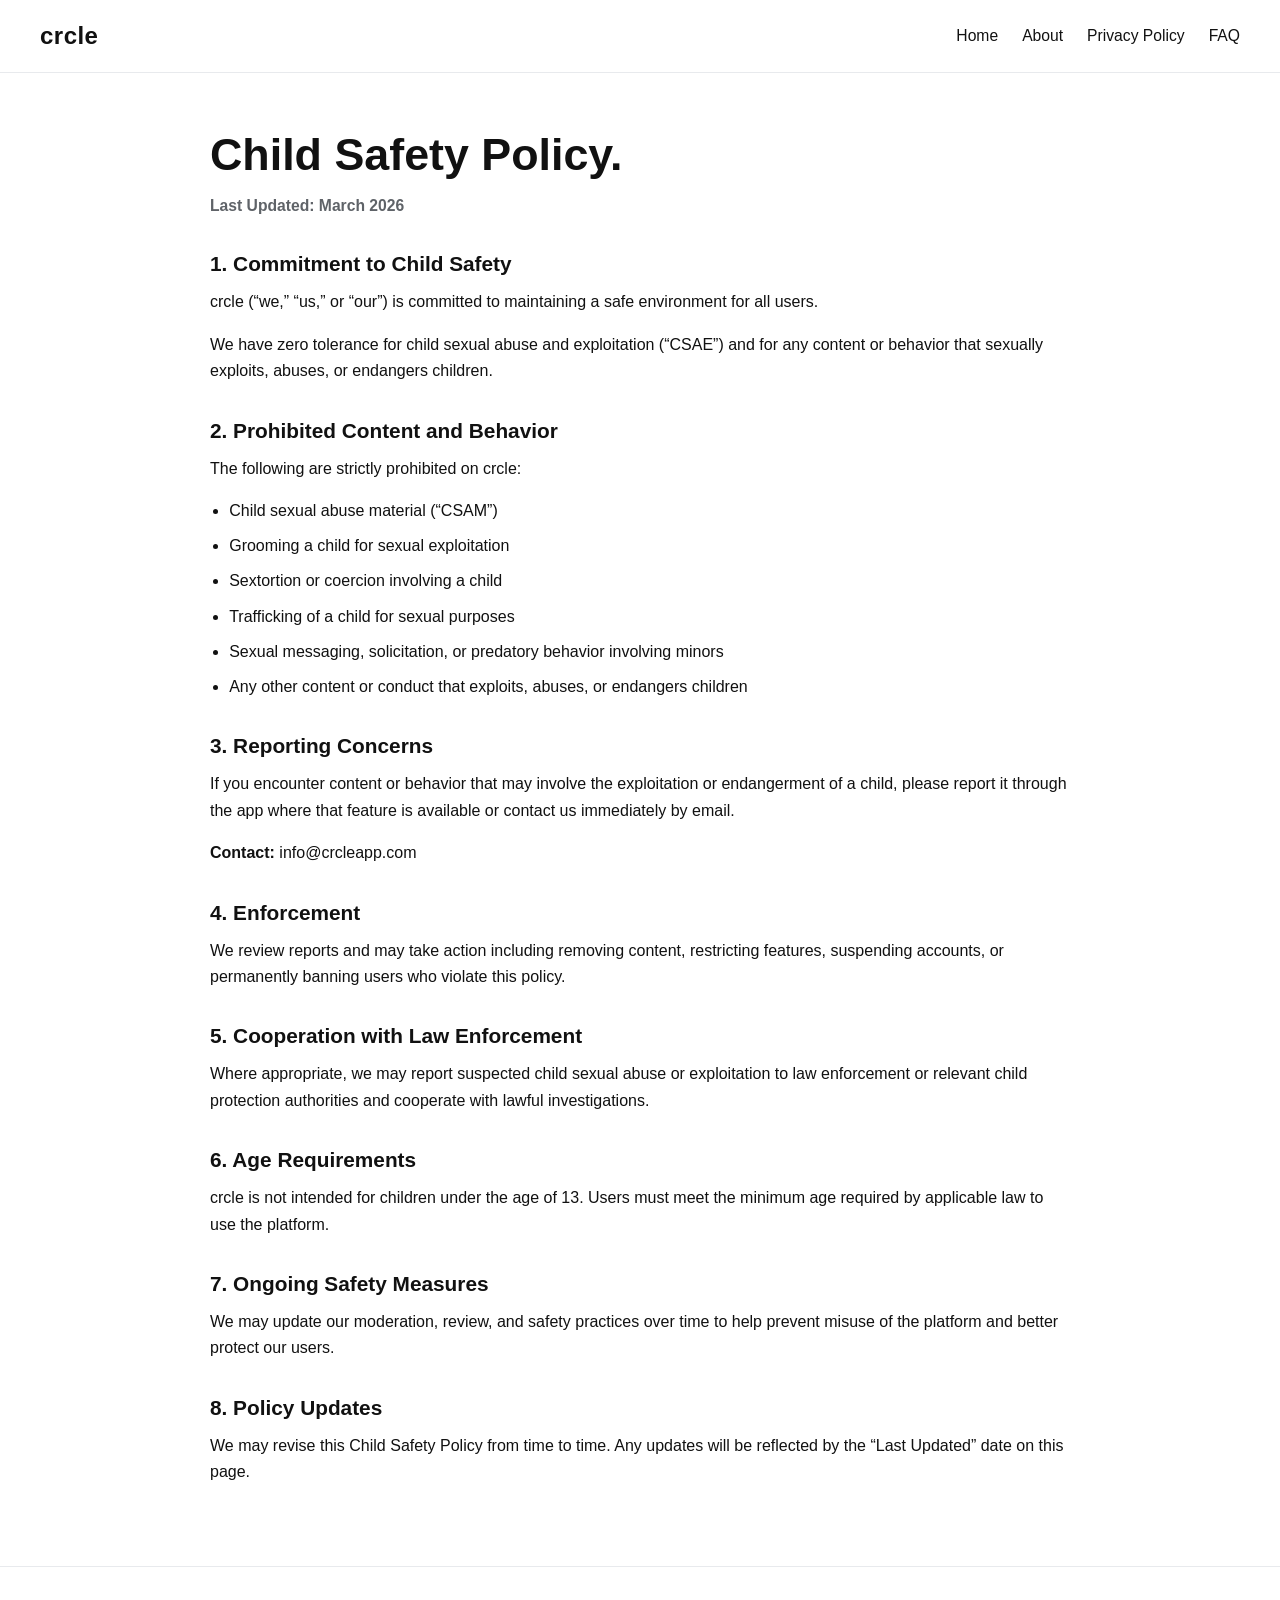
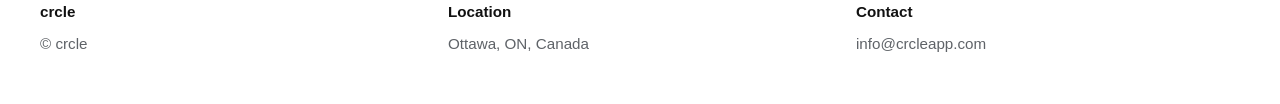
<file: docs/safety.html>
<!DOCTYPE html>
<html lang="en-CA">
<head>
  <meta charset="UTF-8">
  <meta http-equiv="X-UA-Compatible" content="IE=edge">
  <meta name="viewport" content="width=device-width, initial-scale=1.0">
  <title>Child Safety Policy — crcle</title>
  <meta name="description" content="crcle Child Safety Policy and standards against child sexual abuse and exploitation.">
  <link rel="canonical" href="https://assynt86.github.io/CircleApp/safety.html">
  <meta property="og:site_name" content="crcle">
  <meta property="og:title" content="Child Safety Policy — crcle">
  <meta property="og:description" content="crcle Child Safety Policy and standards against child sexual abuse and exploitation.">
  <meta property="og:url" content="https://assynt86.github.io/CircleApp/safety.html">
  <meta property="og:type" content="website">
  <meta name="twitter:card" content="summary">
  <meta name="twitter:title" content="Child Safety Policy — crcle">
  <meta name="twitter:description" content="crcle Child Safety Policy and standards against child sexual abuse and exploitation.">
  <meta name="twitter:url" content="https://assynt86.github.io/CircleApp/safety.html">
  <style>
    :root {
      --bg: #ffffff;
      --surface: #ffffff;
      --text: #111111;
      --muted: #5f6368;
      --border: #e8eaed;
      --link: #111111;
      --max-width: 860px;
    }

    * { box-sizing: border-box; }

    html { scroll-behavior: smooth; }

    body {
      margin: 0;
      font-family: Arial, Helvetica, sans-serif;
      color: var(--text);
      background: var(--bg);
      line-height: 1.65;
    }

    a {
      color: var(--link);
      text-decoration: none;
    }

    a:hover {
      text-decoration: underline;
    }

    .site-header {
      position: sticky;
      top: 0;
      z-index: 10;
      background: rgba(255, 255, 255, 0.96);
      border-bottom: 1px solid var(--border);
      backdrop-filter: blur(10px);
    }

    .header-inner,
    .content-wrap,
    .footer-inner {
      width: min(calc(100% - 2rem), 1200px);
      margin: 0 auto;
    }

    .header-inner {
      display: flex;
      align-items: center;
      justify-content: space-between;
      gap: 1rem;
      min-height: 72px;
    }

    .brand {
      font-size: 1.5rem;
      font-weight: 700;
      letter-spacing: 0.02em;
    }

    .nav {
      display: flex;
      align-items: center;
      gap: 1.5rem;
      font-size: 0.98rem;
      flex-wrap: wrap;
      justify-content: flex-end;
    }

    main {
      padding: 3.5rem 0 4rem;
    }

    .policy-card {
      width: min(calc(100% - 2rem), var(--max-width));
      margin: 0 auto;
      background: var(--surface);
    }

    h1 {
      font-size: clamp(2rem, 4vw, 2.8rem);
      line-height: 1.15;
      margin: 0 0 0.75rem;
      font-weight: 700;
    }

    h2 {
      font-size: 1.3rem;
      line-height: 1.3;
      margin: 2rem 0 0.75rem;
      font-weight: 700;
    }

    p,
    li {
      font-size: 1rem;
      color: var(--text);
    }

    p { margin: 0 0 1rem; }

    ul {
      margin: 0 0 1rem 1.2rem;
      padding: 0;
    }

    li { margin: 0 0 0.55rem; }

    .eyebrow {
      color: var(--muted);
      font-size: 0.98rem;
      margin-bottom: 2rem;
    }

    .footer {
      border-top: 1px solid var(--border);
      padding: 2rem 0 3rem;
      background: #fff;
    }

    .footer-inner {
      display: grid;
      grid-template-columns: repeat(3, minmax(0, 1fr));
      gap: 1.5rem;
      align-items: start;
    }

    .footer-title {
      font-size: 0.95rem;
      font-weight: 700;
      margin-bottom: 0.45rem;
    }

    .footer-copy,
    .footer-copy a {
      color: var(--muted);
      font-size: 0.95rem;
    }

    .skip-link {
      position: absolute;
      left: -9999px;
      top: auto;
    }

    .skip-link:focus {
      left: 1rem;
      top: 1rem;
      background: #fff;
      border: 1px solid var(--border);
      padding: 0.5rem 0.75rem;
      z-index: 100;
    }

    @media (max-width: 720px) {
      .header-inner {
        min-height: 88px;
        align-items: flex-start;
        padding: 1rem 0;
        flex-direction: column;
      }

      .nav {
        gap: 1rem;
        justify-content: flex-start;
      }

      main {
        padding-top: 2.5rem;
      }

      .footer-inner {
        grid-template-columns: 1fr;
      }
    }
  </style>
</head>
<body>
  <a class="skip-link" href="#main-content">Skip to content</a>

  <header class="site-header">
    <div class="header-inner">
      <a class="brand" href="./index.html" aria-label="crcle home">crcle</a>
      <nav class="nav" aria-label="Primary">
        <a href="./index.html">Home</a>
        <a href="./about.html">About</a>
        <a href="./privacy.html">Privacy Policy</a>
        <a href="./faq.html">FAQ</a>
      </nav>
    </div>
  </header>

  <main id="main-content">
    <div class="policy-card">
      <h1>Child Safety Policy.</h1>
      <p class="eyebrow"><strong>Last Updated: March 2026</strong></p>

      <h2>1. Commitment to Child Safety</h2>
      <p>crcle (“we,” “us,” or “our”) is committed to maintaining a safe environment for all users.</p>
      <p>We have zero tolerance for child sexual abuse and exploitation (“CSAE”) and for any content or behavior that sexually exploits, abuses, or endangers children.</p>

      <h2>2. Prohibited Content and Behavior</h2>
      <p>The following are strictly prohibited on crcle:</p>
      <ul>
        <li>Child sexual abuse material (“CSAM”)</li>
        <li>Grooming a child for sexual exploitation</li>
        <li>Sextortion or coercion involving a child</li>
        <li>Trafficking of a child for sexual purposes</li>
        <li>Sexual messaging, solicitation, or predatory behavior involving minors</li>
        <li>Any other content or conduct that exploits, abuses, or endangers children</li>
      </ul>

      <h2>3. Reporting Concerns</h2>
      <p>If you encounter content or behavior that may involve the exploitation or endangerment of a child, please report it through the app where that feature is available or contact us immediately by email.</p>
      <p><strong>Contact:</strong> <a href="mailto:info@crcleapp.com">info@crcleapp.com</a></p>

      <h2>4. Enforcement</h2>
      <p>We review reports and may take action including removing content, restricting features, suspending accounts, or permanently banning users who violate this policy.</p>

      <h2>5. Cooperation with Law Enforcement</h2>
      <p>Where appropriate, we may report suspected child sexual abuse or exploitation to law enforcement or relevant child protection authorities and cooperate with lawful investigations.</p>

      <h2>6. Age Requirements</h2>
      <p>crcle is not intended for children under the age of 13. Users must meet the minimum age required by applicable law to use the platform.</p>

      <h2>7. Ongoing Safety Measures</h2>
      <p>We may update our moderation, review, and safety practices over time to help prevent misuse of the platform and better protect our users.</p>

      <h2>8. Policy Updates</h2>
      <p>We may revise this Child Safety Policy from time to time. Any updates will be reflected by the “Last Updated” date on this page.</p>
    </div>
  </main>

  <footer class="footer">
    <div class="footer-inner">
      <div>
        <div class="footer-title">crcle</div>
        <div class="footer-copy">© crcle</div>
      </div>
      <div>
        <div class="footer-title">Location</div>
        <div class="footer-copy">Ottawa, ON, Canada</div>
      </div>
      <div>
        <div class="footer-title">Contact</div>
        <div class="footer-copy"><a href="mailto:info@crcleapp.com">info@crcleapp.com</a></div>
      </div>
    </div>
  </footer>
</body>
</html>
</file>
